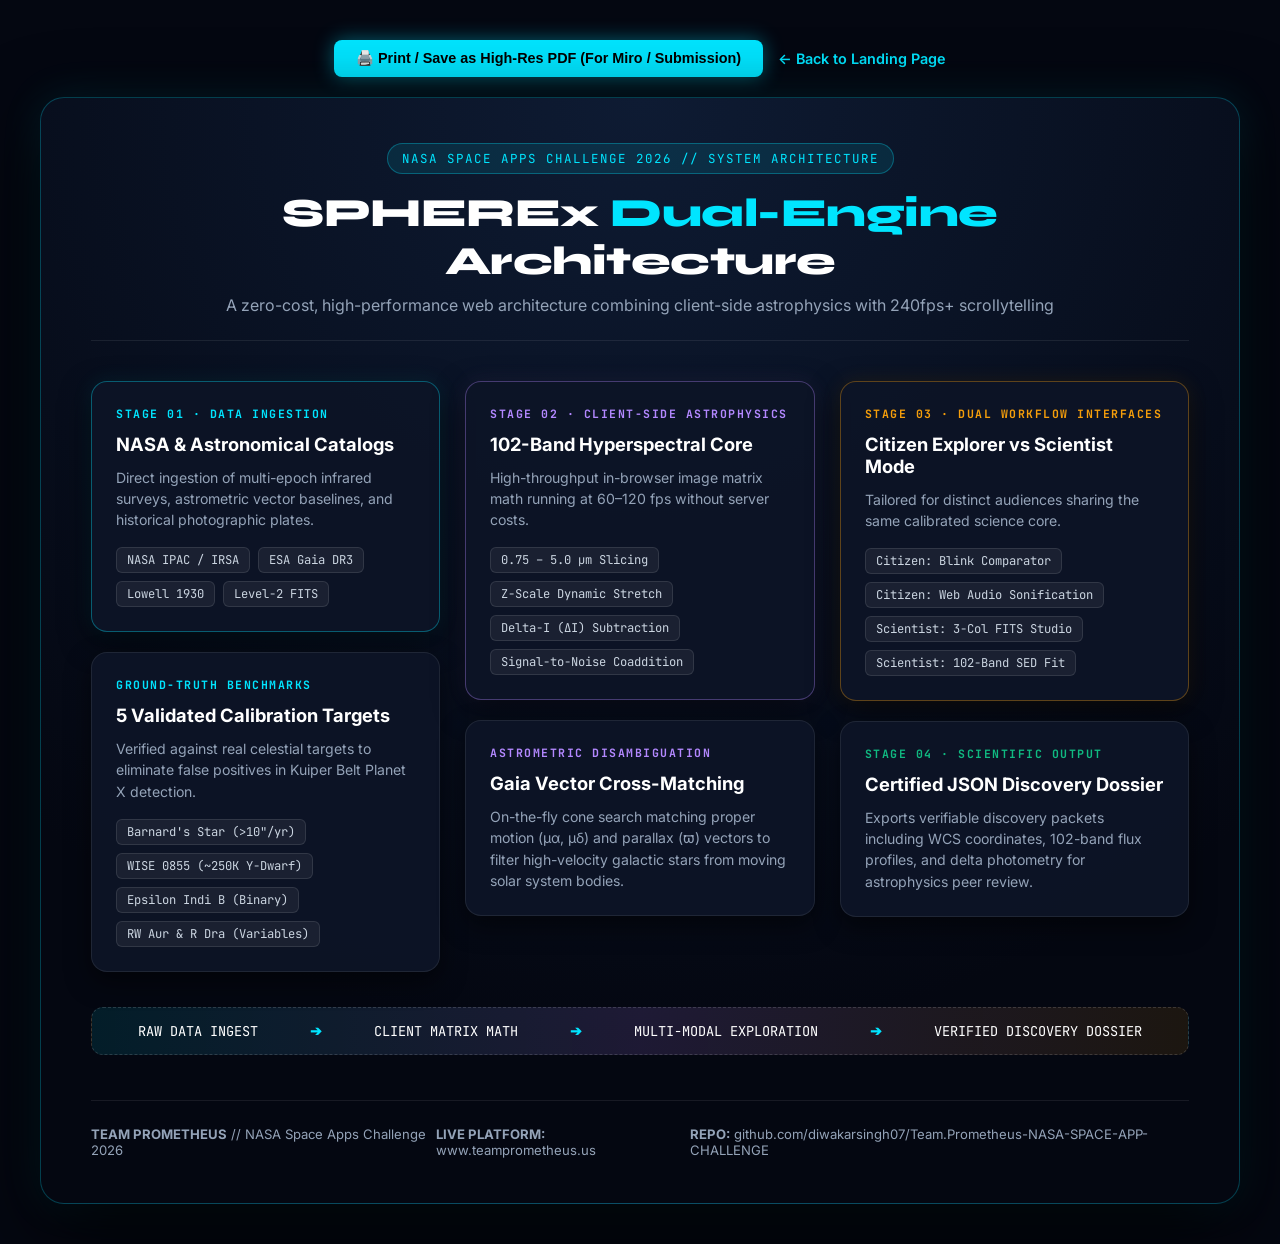
<file: architecture.html>
<!DOCTYPE html>
<html lang="en">
<head>
  <meta charset="UTF-8">
  <meta name="viewport" content="width=device-width, initial-scale=1.0">
  <title>Team Prometheus — NASA Space Apps 2026 Mission Architecture</title>
  <link rel="preconnect" href="https://fonts.googleapis.com">
  <link rel="preconnect" href="https://fonts.gstatic.com" crossorigin>
  <link href="https://fonts.googleapis.com/css2?family=Inter:wght@400;600;700;800&family=JetBrains+Mono:wght@500;700&family=Syne:wght@700;800&display=swap" rel="stylesheet">
  <style>
    :root {
      --bg: #040711;
      --card-bg: rgba(13, 21, 38, 0.95);
      --border: rgba(0, 229, 255, 0.25);
      --accent-cyan: #00e5ff;
      --accent-purple: #b388ff;
      --accent-amber: #f59e0b;
      --accent-emerald: #10b981;
      --text-main: #f8fafc;
      --text-dim: #94a3b8;
    }
    * { box-sizing: border-box; margin: 0; padding: 0; }
    body {
      background: var(--bg);
      color: var(--text-main);
      font-family: 'Inter', sans-serif;
      padding: 40px 20px;
      display: flex;
      flex-direction: column;
      align-items: center;
      min-height: 100vh;
    }
    .poster-container {
      max-width: 1200px;
      width: 100%;
      background: radial-gradient(circle at 50% 0%, #0e1b33 0%, #040711 75%);
      border: 1px solid var(--border);
      border-radius: 24px;
      padding: 45px 50px;
      box-shadow: 0 25px 80px rgba(0,0,0,0.9), 0 0 40px rgba(0,229,255,0.12);
    }
    .poster-header {
      text-align: center;
      margin-bottom: 40px;
      border-bottom: 1px solid rgba(255,255,255,0.08);
      padding-bottom: 25px;
      position: relative;
    }
    .badge-top {
      display: inline-flex;
      align-items: center;
      gap: 8px;
      font-family: 'JetBrains Mono', monospace;
      font-size: 0.78rem;
      letter-spacing: 2px;
      color: var(--accent-cyan);
      background: rgba(0,229,255,0.1);
      border: 1px solid rgba(0,229,255,0.3);
      padding: 6px 14px;
      border-radius: 20px;
      margin-bottom: 15px;
    }
    h1 {
      font-family: 'Syne', sans-serif;
      font-size: 2.5rem;
      font-weight: 800;
      letter-spacing: -0.5px;
      color: #ffffff;
      margin-bottom: 10px;
    }
    h1 span {
      color: var(--accent-cyan);
    }
    .subhead {
      font-size: 1rem;
      color: var(--text-dim);
    }
    
    /* Flowchart Grid */
    .flow-grid {
      display: grid;
      grid-template-columns: 1fr 1fr 1fr;
      gap: 25px;
      position: relative;
    }
    .flow-col {
      display: flex;
      flex-direction: column;
      gap: 20px;
    }
    .flow-card {
      background: var(--card-bg);
      border: 1px solid rgba(255,255,255,0.08);
      border-radius: 16px;
      padding: 24px;
      display: flex;
      flex-direction: column;
      gap: 12px;
      position: relative;
      box-shadow: 0 10px 25px rgba(0,0,0,0.5);
    }
    .flow-card.highlight-cyan {
      border-color: rgba(0,229,255,0.35);
      box-shadow: 0 10px 30px rgba(0,0,0,0.6), 0 0 20px rgba(0,229,255,0.1);
    }
    .flow-card.highlight-purple {
      border-color: rgba(179,136,255,0.35);
      box-shadow: 0 10px 30px rgba(0,0,0,0.6), 0 0 20px rgba(179,136,255,0.1);
    }
    .flow-card.highlight-amber {
      border-color: rgba(245,158,11,0.35);
      box-shadow: 0 10px 30px rgba(0,0,0,0.6), 0 0 20px rgba(245,158,11,0.1);
    }
    
    .card-label {
      font-family: 'JetBrains Mono', monospace;
      font-size: 0.72rem;
      letter-spacing: 1.5px;
      font-weight: 700;
      text-transform: uppercase;
    }
    .col-cyan { color: var(--accent-cyan); }
    .col-purple { color: var(--accent-purple); }
    .col-amber { color: var(--accent-amber); }
    .col-emerald { color: var(--accent-emerald); }

    .card-title {
      font-size: 1.15rem;
      font-weight: 700;
      color: #fff;
    }
    .card-body {
      font-size: 0.88rem;
      color: var(--text-dim);
      line-height: 1.5;
    }
    .pill-list {
      display: flex;
      flex-wrap: wrap;
      gap: 8px;
      margin-top: 5px;
    }
    .spec-pill {
      background: rgba(255,255,255,0.06);
      border: 1px solid rgba(255,255,255,0.1);
      font-size: 0.76rem;
      padding: 4px 10px;
      border-radius: 6px;
      color: #cbd5e1;
      font-family: 'JetBrains Mono', monospace;
    }

    /* Arrow Connector Banner */
    .pipeline-connector {
      grid-column: 1 / -1;
      background: linear-gradient(90deg, rgba(0,229,255,0.1), rgba(179,136,255,0.15), rgba(245,158,11,0.1));
      border: 1px dashed rgba(255,255,255,0.15);
      border-radius: 12px;
      padding: 14px 20px;
      display: flex;
      align-items: center;
      justify-content: space-around;
      font-family: 'JetBrains Mono', monospace;
      font-size: 0.85rem;
      color: #fff;
      margin: 10px 0;
    }
    .arrow-icon { color: var(--accent-cyan); font-weight: 800; }

    /* Footer & Actions */
    .poster-footer {
      margin-top: 35px;
      border-top: 1px solid rgba(255,255,255,0.08);
      padding-top: 25px;
      display: flex;
      justify-content: space-between;
      align-items: center;
      font-size: 0.82rem;
      color: var(--text-dim);
    }
    .print-bar {
      margin-bottom: 20px;
      display: flex;
      gap: 15px;
    }
    .action-btn {
      background: var(--accent-cyan);
      color: #000;
      border: none;
      padding: 10px 22px;
      border-radius: 8px;
      font-weight: 700;
      font-size: 0.9rem;
      cursor: pointer;
      display: inline-flex;
      align-items: center;
      gap: 8px;
      box-shadow: 0 0 20px rgba(0,229,255,0.4);
      transition: all 0.2s;
    }
    .action-btn:hover {
      background: #38bdf8;
      transform: translateY(-2px);
    }
    @media print {
      body { padding: 0; background: #000; }
      .print-bar { display: none; }
      .poster-container { border: none; box-shadow: none; max-width: 100%; }
    }
  </style>
</head>
<body>

  <div class="print-bar">
    <button class="action-btn" onclick="window.print()">🖨️ Print / Save as High-Res PDF (For Miro / Submission)</button>
    <a href="index.html" style="color:var(--accent-cyan); text-decoration:none; display:flex; align-items:center; font-size:0.9rem; font-weight:600;">← Back to Landing Page</a>
  </div>

  <div class="poster-container">
    <header class="poster-header">
      <div class="badge-top">NASA SPACE APPS CHALLENGE 2026 // SYSTEM ARCHITECTURE</div>
      <h1>SPHEREx <span>Dual-Engine</span> Architecture</h1>
      <p class="subhead">A zero-cost, high-performance web architecture combining client-side astrophysics with 240fps+ scrollytelling</p>
    </header>

    <div class="flow-grid">
      
      <!-- Column 1: Data Ingest & Ground Truth -->
      <div class="flow-col">
        <div class="flow-card highlight-cyan">
          <span class="card-label col-cyan">STAGE 01 · DATA INGESTION</span>
          <div class="card-title">NASA & Astronomical Catalogs</div>
          <p class="card-body">Direct ingestion of multi-epoch infrared surveys, astrometric vector baselines, and historical photographic plates.</p>
          <div class="pill-list">
            <span class="spec-pill">NASA IPAC / IRSA</span>
            <span class="spec-pill">ESA Gaia DR3</span>
            <span class="spec-pill">Lowell 1930</span>
            <span class="spec-pill">Level-2 FITS</span>
          </div>
        </div>

        <div class="flow-card">
          <span class="card-label col-cyan">GROUND-TRUTH BENCHMARKS</span>
          <div class="card-title">5 Validated Calibration Targets</div>
          <p class="card-body">Verified against real celestial targets to eliminate false positives in Kuiper Belt Planet X detection.</p>
          <div class="pill-list">
            <span class="spec-pill">Barnard's Star (>10"/yr)</span>
            <span class="spec-pill">WISE 0855 (~250K Y-Dwarf)</span>
            <span class="spec-pill">Epsilon Indi B (Binary)</span>
            <span class="spec-pill">RW Aur & R Dra (Variables)</span>
          </div>
        </div>
      </div>

      <!-- Column 2: Core Processing Pipeline -->
      <div class="flow-col">
        <div class="flow-card highlight-purple">
          <span class="card-label col-purple">STAGE 02 · CLIENT-SIDE ASTROPHYSICS</span>
          <div class="card-title">102-Band Hyperspectral Core</div>
          <p class="card-body">High-throughput in-browser image matrix math running at 60–120 fps without server costs.</p>
          <div class="pill-list">
            <span class="spec-pill">0.75 – 5.0 µm Slicing</span>
            <span class="spec-pill">Z-Scale Dynamic Stretch</span>
            <span class="spec-pill">Delta-I (ΔI) Subtraction</span>
            <span class="spec-pill">Signal-to-Noise Coaddition</span>
          </div>
        </div>

        <div class="flow-card">
          <span class="card-label col-purple">ASTROMETRIC DISAMBIGUATION</span>
          <div class="card-title">Gaia Vector Cross-Matching</div>
          <p class="card-body">On-the-fly cone search matching proper motion (&mu;&alpha;, &mu;&delta;) and parallax (&varpi;) vectors to filter high-velocity galactic stars from moving solar system bodies.</p>
        </div>
      </div>

      <!-- Column 3: Dual Interfaces & Verified Output -->
      <div class="flow-col">
        <div class="flow-card highlight-amber">
          <span class="card-label col-amber">STAGE 03 · DUAL WORKFLOW INTERFACES</span>
          <div class="card-title">Citizen Explorer vs Scientist Mode</div>
          <p class="card-body">Tailored for distinct audiences sharing the same calibrated science core.</p>
          <div class="pill-list">
            <span class="spec-pill">Citizen: Blink Comparator</span>
            <span class="spec-pill">Citizen: Web Audio Sonification</span>
            <span class="spec-pill">Scientist: 3-Col FITS Studio</span>
            <span class="spec-pill">Scientist: 102-Band SED Fit</span>
          </div>
        </div>

        <div class="flow-card">
          <span class="card-label col-emerald">STAGE 04 · SCIENTIFIC OUTPUT</span>
          <div class="card-title">Certified JSON Discovery Dossier</div>
          <p class="card-body">Exports verifiable discovery packets including WCS coordinates, 102-band flux profiles, and delta photometry for astrophysics peer review.</p>
        </div>
      </div>

      <!-- Connecting Pipeline Ribbon -->
      <div class="pipeline-connector">
        <span>RAW DATA INGEST</span> <span class="arrow-icon">➔</span>
        <span>CLIENT MATRIX MATH</span> <span class="arrow-icon">➔</span>
        <span>MULTI-MODAL EXPLORATION</span> <span class="arrow-icon">➔</span>
        <span>VERIFIED DISCOVERY DOSSIER</span>
      </div>

    </div>

    <footer class="poster-footer">
      <div><strong>TEAM PROMETHEUS</strong> // NASA Space Apps Challenge 2026</div>
      <div><strong>LIVE PLATFORM:</strong> www.teamprometheus.us</div>
      <div><strong>REPO:</strong> github.com/diwakarsingh07/Team.Prometheus-NASA-SPACE-APP-CHALLENGE</div>
    </footer>
  </div>

</body>
</html>
</file>
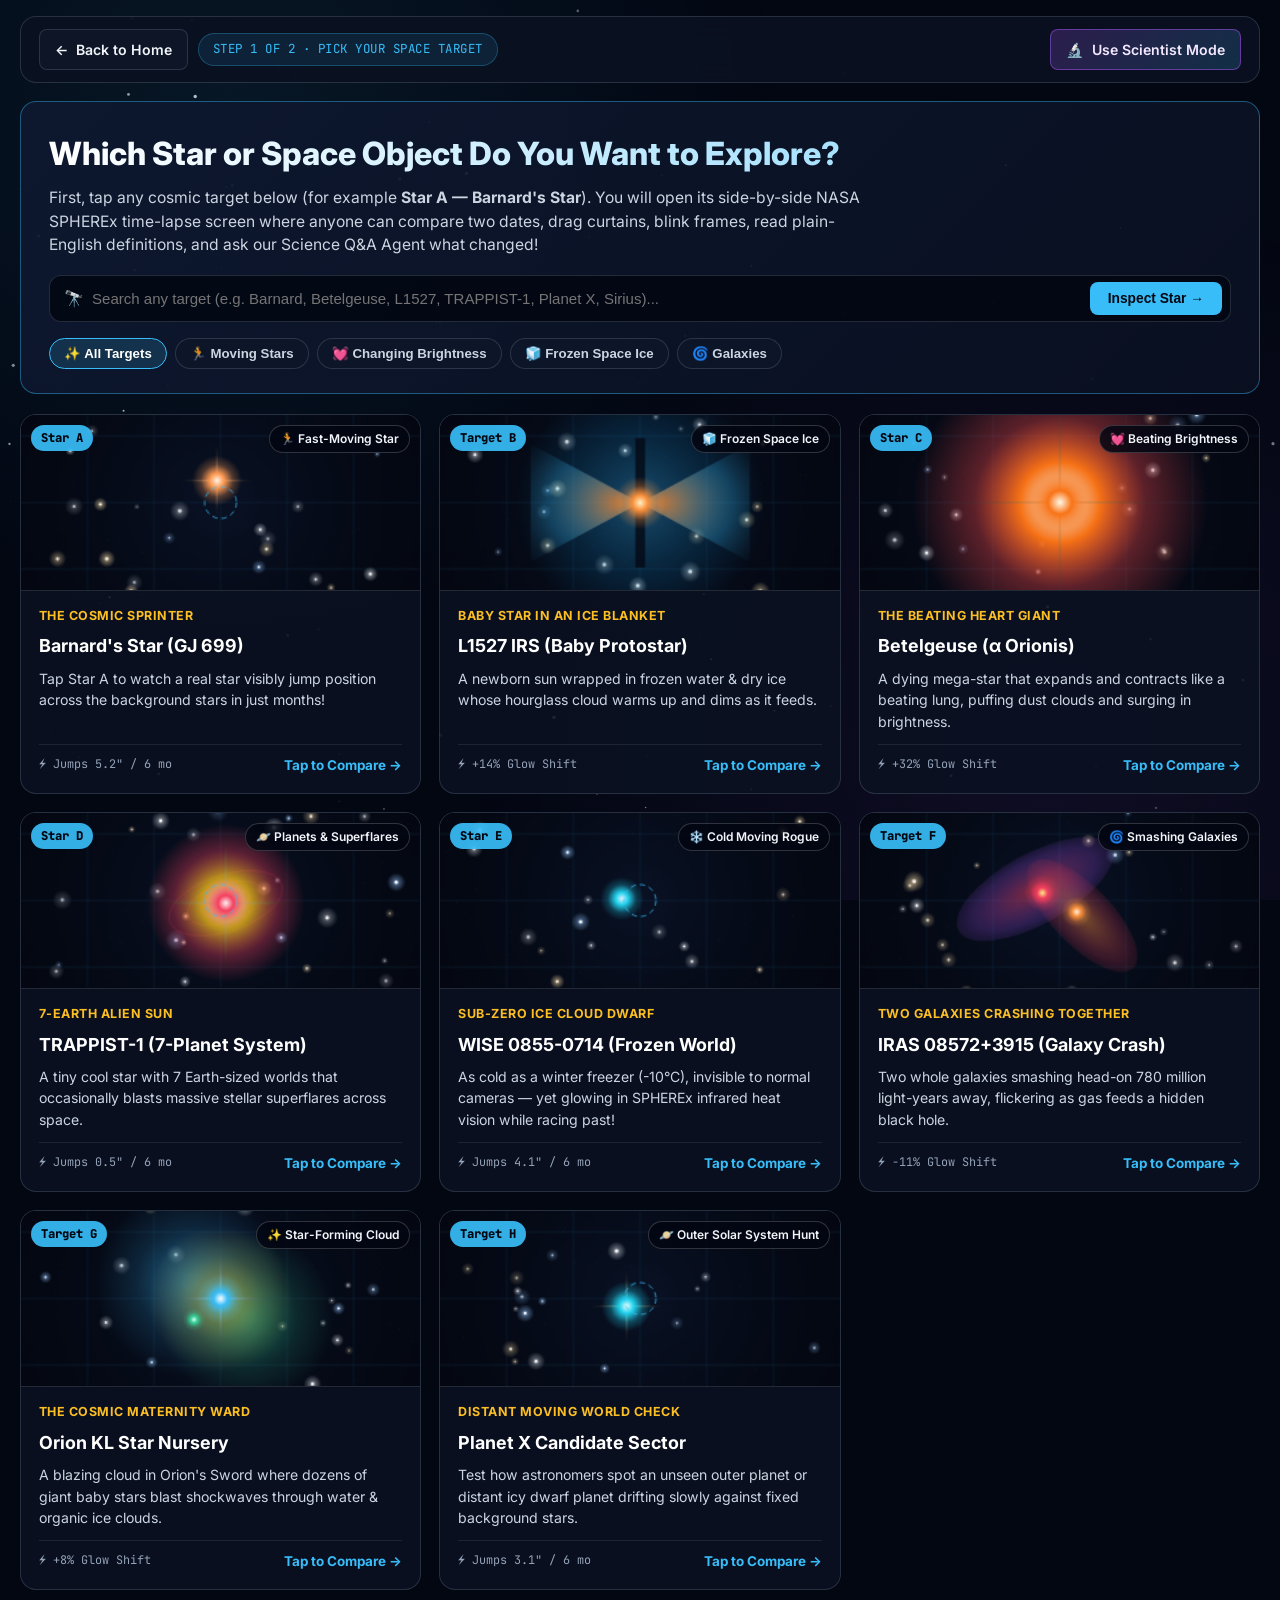
<file: comare.html>
<!DOCTYPE html>
<html lang="en">
<head>
  <meta charset="UTF-8">
  <meta name="viewport" content="width=device-width, initial-scale=1.0">
  <title>PROMETHEUS • Citizen Explorer — Target Picker & Sky Comparison Studio</title>
  <link rel="stylesheet" href="compare.css">
  <link rel="preconnect" href="https://fonts.googleapis.com">
  <link rel="preconnect" href="https://fonts.gstatic.com" crossorigin>
  <link href="https://fonts.googleapis.com/css2?family=Inter:wght@400;500;600;700;800&family=JetBrains+Mono:wght@400;500;600;700&display=swap" rel="stylesheet">
</head>
<body>

  <canvas id="starfield-canvas"></canvas>
  <div class="cosmic-glow"></div>

  <div class="app-shell">

    <!-- ======================================================================
         STEP 1 VIEW: PICK A TARGET FIRST ("Select Star A to see differences over time")
         ====================================================================== -->
    <section id="target-picker-view">
      <header class="top-nav-bar">
        <div class="nav-left-group">
          <a href="index.html" class="nav-btn" title="Back to Landing Page">
            <span>←</span> Back to Home
          </a>
          <span class="step-indicator-pill">STEP 1 OF 2 · PICK YOUR SPACE TARGET</span>
        </div>

        <div class="nav-right-group">
          <a href="scientist.html" class="nav-btn nav-btn-scientist" title="Switch to Full Astrophysics Scientist Console">
            <span>🔬</span> Use Scientist Mode
          </a>
        </div>
      </header>

      <div class="picker-hero">
        <h1>Which Star or Space Object Do You Want to Explore?</h1>
        <p>
          First, tap any cosmic target below (for example <strong>Star A — Barnard's Star</strong>).
          You will open its side-by-side NASA SPHEREx time-lapse screen where anyone can compare two dates,
          drag curtains, blink frames, read plain-English definitions, and ask our Science Q&amp;A Agent what changed!
        </p>

        <div class="picker-search-row">
          <div class="picker-search-box">
            <span>🔭</span>
            <input type="text" id="picker-search-input" placeholder="Search any target (e.g. Barnard, Betelgeuse, L1527, TRAPPIST-1, Planet X, Sirius)...">
            <button class="picker-search-btn" onclick="handleCustomTargetSearch()">Inspect Star →</button>
          </div>
        </div>

        <div class="category-filter-row" id="category-filter-row">
          <button class="cat-filter-btn active" data-cat="all" onclick="filterTargetGallery('all')">✨ All Targets</button>
          <button class="cat-filter-btn" data-cat="moving" onclick="filterTargetGallery('moving')">🏃 Moving Stars</button>
          <button class="cat-filter-btn" data-cat="brightness" onclick="filterTargetGallery('brightness')">💓 Changing Brightness</button>
          <button class="cat-filter-btn" data-cat="ice" onclick="filterTargetGallery('ice')">🧊 Frozen Space Ice</button>
          <button class="cat-filter-btn" data-cat="galaxy" onclick="filterTargetGallery('galaxy')">🌀 Galaxies</button>
        </div>
      </div>

      <div class="target-cards-grid" id="target-cards-grid">
        <!-- Populated dynamically from CitizenEngine -->
      </div>
    </section>

    <!-- ======================================================================
         STEP 2 VIEW: WIREFRAME COMPARISON STUDIO
         ====================================================================== -->
    <section id="compare-studio-view" class="hidden-view">

      <!-- Top Wireframe Header: [Back to Home + Change Star] ... [Use Scientist Mode] -->
      <header class="top-nav-bar">
        <div class="nav-left-group">
          <a href="index.html" class="nav-btn" title="Back to Home / Landing Page">
            <span>←</span> Back to Home
          </a>
          <button type="button" class="nav-btn nav-btn-change" onclick="backToTargetPicker()" title="Choose a different star or galaxy">
            <span>🔭</span> Change Star
          </button>
          <div class="active-target-pill">
            <span class="active-target-code" id="header-target-code">Star A</span>
            <span id="header-target-name">Barnard's Star (GJ 699)</span>
          </div>
        </div>

        <div class="nav-right-group">
          <a id="scientist-mode-link" href="scientist.html" class="nav-btn nav-btn-scientist" title="Switch to Full Astrophysics Scientist Console">
            <span>🔬</span> Use Scientist Mode
          </a>
        </div>
      </header>

      <!-- 3-Column Wireframe Workspace:
           Left = Define Scientific Terms Used
           Center = Date Choosing + Image 1 | Image 2 + Details About Img 1 & Img 2
           Right = Different Basic Comparison Modes -->
      <div class="wireframe-workspace-grid">

        <!-- LEFT SIDEBAR: Scientific Terms Used -->
        <aside class="side-panel" id="terms-sidebar">
          <div class="side-panel-header">
            <div class="side-panel-title">📖 Scientific Terms Used</div>
            <div class="side-panel-sub">Simple plain-English definitions for words shown here</div>
          </div>

          <div class="terms-filter-tabs">
            <button type="button" class="term-tab-btn active" id="tab-terms-star" onclick="setTermsScope('star')">For This Star</button>
            <button type="button" class="term-tab-btn" id="tab-terms-all" onclick="setTermsScope('all')">All Terms</button>
          </div>

          <div class="terms-list-scroll" id="terms-list-container">
            <!-- Populated dynamically -->
          </div>
        </aside>

        <!-- CENTER STAGE: Date Choosing + Dual Rounded Images + Details Cards -->
        <main class="center-compare-stage" id="center-compare-stage">

          <!-- DATE CHOOSING ROW (Directly above Image 1 and Image 2) -->
          <div class="date-chooser-bar">
            <div class="date-picker-unit epoch-a">
              <span class="date-unit-label">📅 Date <strong>Image 1</strong></span>
              <select id="epoch-a-select" class="date-select" onchange="onDatesChanged()"></select>
            </div>

            <div class="date-middle-controls">
              <button type="button" class="swap-dates-btn" onclick="swapDates()" title="Swap Image 1 and Image 2 dates">⇄ Swap</button>
              <span class="delta-days-pill" id="dates-gap-pill">+183 Days Apart</span>
            </div>

            <div class="date-picker-unit epoch-b">
              <span class="date-unit-label">📅 Date <strong>Image 2</strong></span>
              <select id="epoch-b-select" class="date-select" onchange="onDatesChanged()"></select>
            </div>
          </div>

          <!-- IMAGE COMPARISON STAGE -->
          <div class="visual-stage-frame">

            <!-- Mode 1: SIDE BY SIDE (Default matching wireframe with bold divider bar) -->
            <div class="side-by-side-wrap" id="stage-side-by-side">
              <div class="image-pane">
                <div class="rounded-sky-box">
                  <canvas id="canvas-img-a" width="420" height="420"></canvas>
                  <div class="sky-tag-top-left" id="badge-img-a">IMAGE 1 · Apr 15, 2025</div>
                  <div class="sky-tag-bottom-right" id="flux-tag-a">1450 mJy</div>
                </div>
              </div>

              <div class="center-divider-bar" title="Before / After Divider"></div>

              <div class="image-pane">
                <div class="rounded-sky-box">
                  <canvas id="canvas-img-b" width="420" height="420"></canvas>
                  <div class="sky-tag-top-left epoch-b" id="badge-img-b">IMAGE 2 · Oct 15, 2025</div>
                  <div class="sky-tag-bottom-right" id="delta-tag-b">+5.18" Moved</div>
                </div>
              </div>
            </div>

            <!-- Mode 2: CURTAIN MODE (Interactive split drag slider) -->
            <div class="interactive-single-stage hidden-view" id="stage-curtain">
              <div class="single-stage-banner">
                <span>◀ Drag the curtain handle left or right to compare <strong>Image 1</strong> vs <strong>Image 2</strong></span>
                <span id="curtain-pct-label" style="font-family:var(--font-mono);color:var(--accent-cyan);">Split: 50%</span>
              </div>
              <div class="curtain-box" id="curtain-box">
                <canvas id="curtain-canvas-b" class="curtain-canvas-bottom" width="420" height="420"></canvas>
                <div class="curtain-top-clip" id="curtain-top-clip">
                  <canvas id="curtain-canvas-a" width="420" height="420"></canvas>
                </div>
                <div class="curtain-knob" id="curtain-knob">⇄</div>
                <div class="sky-tag-top-left" id="curtain-lbl-a">Apr 15, 2025</div>
                <div class="sky-tag-top-left epoch-b" style="left:auto;right:10px;" id="curtain-lbl-b">Oct 15, 2025</div>
              </div>
            </div>

            <!-- Mode 3..6: SINGLE INTERACTIVE CANVAS (Blink / Diff Glow / Ghost Overlay / Time-Lapse Morph) -->
            <div class="interactive-single-stage hidden-view" id="stage-single-canvas">
              <div class="single-stage-banner">
                <span id="single-mode-banner-text">⚡ Blinking between Image 1 and Image 2</span>
                <span id="single-mode-live-tag" style="font-family:var(--font-mono);color:var(--accent-amber);font-weight:700;">SHOWING: IMAGE 1</span>
              </div>
              <canvas id="canvas-single-interactive" class="single-rounded-canvas" width="420" height="420"></canvas>
            </div>

          </div>

          <!-- DETAILS / DIFFERENCE CARDS DIRECTLY BELOW IMAGE 1 & IMAGE 2 -->
          <div class="details-dual-grid">
            <!-- Details About Image 1 -->
            <div class="image-detail-box img-1">
              <div class="detail-box-title">
                <span>🔍 Details About Image 1</span>
                <span id="detail1-date-pill" style="font-family:var(--font-mono);font-size:0.74rem;">Apr 15, 2025</span>
              </div>

              <div class="detail-stat-grid">
                <div class="detail-mini-stat">
                  <div class="mini-stat-lbl">Heat Brightness</div>
                  <div class="mini-stat-val" id="d1-flux">1450 mJy</div>
                </div>
                <div class="detail-mini-stat">
                  <div class="mini-stat-lbl">Temperature</div>
                  <div class="mini-stat-val" id="d1-temp">3130 K</div>
                </div>
                <div class="detail-mini-stat">
                  <div class="mini-stat-lbl">Brightness Level</div>
                  <div class="mini-stat-val" id="d1-level">Strong Glow</div>
                </div>
                <div class="detail-mini-stat">
                  <div class="mini-stat-lbl">Sky Position</div>
                  <div class="mini-stat-val" id="d1-coords">17h 57m</div>
                </div>
              </div>

              <div class="detail-plain-summary" id="d1-summary">
                Loading observation details for Image 1...
              </div>
            </div>

            <!-- Difference & Details About Image 2 -->
            <div class="image-detail-box img-2">
              <div class="detail-box-title">
                <span>✨ Difference &amp; Details About Image 2</span>
                <span id="detail2-date-pill" style="font-family:var(--font-mono);font-size:0.74rem;">Oct 15, 2025</span>
              </div>

              <div class="delta-chip-row" id="d2-delta-pills">
                <!-- Populated dynamically -->
              </div>

              <div class="detail-stat-grid">
                <div class="detail-mini-stat">
                  <div class="mini-stat-lbl">Heat Brightness</div>
                  <div class="mini-stat-val" id="d2-flux">1464 mJy</div>
                </div>
                <div class="detail-mini-stat">
                  <div class="mini-stat-lbl">Position Shift</div>
                  <div class="mini-stat-val" id="d2-shift">5.18" North</div>
                </div>
              </div>

              <div class="detail-plain-summary" id="d2-summary">
                Loading differences and observation details for Image 2...
              </div>
            </div>
          </div>

        </main>

        <!-- RIGHT SIDEBAR: Basic Comparison Modes (Side-by-Side, Curtain, Blink, Diff, Overlay, Morph) -->
        <aside class="side-panel" id="modes-sidebar">
          <div class="side-panel-header">
            <div class="side-panel-title">🎛️ Comparison Modes</div>
            <div class="side-panel-sub">Choose a simple way to compare both dates</div>
          </div>

          <div class="mode-cards-list">
            <button type="button" class="mode-choice-btn active" data-mode="side" onclick="setCompareMode('side')">
              <div class="mode-choice-top"><span>🪟 Side by Side</span><span>1</span></div>
              <div class="mode-choice-desc">Look at Image 1 and Image 2 calmly next to each other.</div>
            </button>

            <button type="button" class="mode-choice-btn" data-mode="curtain" onclick="setCompareMode('curtain')">
              <div class="mode-choice-top"><span>↔️ Curtain Mode</span><span>2</span></div>
              <div class="mode-choice-desc">Drag a sliding split bar across one photo to spot subtle changes.</div>
            </button>

            <button type="button" class="mode-choice-btn" data-mode="blink" onclick="setCompareMode('blink')">
              <div class="mode-choice-top"><span>⚡ Blink Mode</span><span>3</span></div>
              <div class="mode-choice-desc">Flashes old vs new quickly so moving or pulsing stars pop right out!</div>
            </button>

            <button type="button" class="mode-choice-btn" data-mode="diff" onclick="setCompareMode('diff')">
              <div class="mode-choice-top"><span>🟢 Difference Glow</span><span>4</span></div>
              <div class="mode-choice-desc">Hides unchanged background stars and lights up ONLY what changed.</div>
            </button>

            <button type="button" class="mode-choice-btn" data-mode="ghost" onclick="setCompareMode('ghost')">
              <div class="mode-choice-top"><span>👻 Ghost Overlay</span><span>5</span></div>
              <div class="mode-choice-desc">Stacks Date 1 (blue) + Date 2 (gold) together with a trail arrow.</div>
            </button>

            <button type="button" class="mode-choice-btn" data-mode="morph" onclick="setCompareMode('morph')">
              <div class="mode-choice-top"><span>🎬 Time-Lapse Fade</span><span>6</span></div>
              <div class="mode-choice-desc">Smoothly plays or scrubs how the star changed from Date 1 to Date 2.</div>
            </button>
          </div>

          <!-- Context Controls for the Active Mode -->
          <div class="mode-controls-box" id="active-mode-controls">
            <!-- Dynamically updated -->
          </div>

          <!-- Visual Helper Toggles -->
          <div class="mode-controls-box">
            <label class="helper-toggle-row">
              <input type="checkbox" id="chk-show-overlays" checked onchange="renderStudio()">
              <span>Show target circle &amp; motion arrow</span>
            </label>
            <label class="helper-toggle-row">
              <input type="checkbox" id="chk-show-grid" checked onchange="renderStudio()">
              <span>Show sky coordinate grid lines</span>
            </label>
          </div>

          <div class="mode-tip-card" id="mode-tip-card">
            💡 <strong>Tip:</strong> Compare April 2025 vs October 2026 in <strong>Blink Mode</strong> to spot multi-year changes immediately!
          </div>
        </aside>

      </div>

      <!-- ======================================================================
           BOTTOM WIDE PANEL: SEPARATE SCIENCE INTERPRETER Q&A AGENT
           ====================================================================== -->
      <section class="agent-qa-section" id="science-qa-agent-panel">
        <div class="agent-header-row">
          <div class="agent-title-group">
            <div class="agent-badge">🤖 PROMETHEUS DEDICATED SCIENCE Q&amp;A AGENT (citizen_agent.js)</div>
            <h2>What Changed in Detail &amp; How This Helps Scientists (All Possible Q&amp;A)</h2>
            <p id="agent-subtitle">Independent interpreter analyzing changes between Epoch 1 and Epoch 2 in clear Question &amp; Answer format.</p>
          </div>

          <div class="agent-level-pills">
            <button type="button" class="level-pill-btn active" data-lvl="simple" onclick="setAgentLevel('simple')">🧒 Everyday Plain English</button>
            <button type="button" class="level-pill-btn" data-lvl="kid" onclick="setAgentLevel('kid')">🎒 Super Simple (Age 10)</button>
            <button type="button" class="level-pill-btn" data-lvl="science" onclick="setAgentLevel('science')">🔬 Science Student</button>
          </div>
        </div>

        <!-- Ask Any Custom Question Input -->
        <div class="agent-ask-bar">
          <input type="text" id="agent-question-input" placeholder="Ask the Science Agent anything about this star (e.g. 'Why did it move?', 'How does this help find Planet X?', 'Is there water?')...">
          <button type="button" class="agent-ask-btn" onclick="askAgentFromInput()">Ask Agent →</button>
        </div>

        <div class="agent-quick-chips">
          <button type="button" class="quick-q-chip" onclick="askQuickQuestion('Explain this like I am 10 years old')">🧒 Explain in 10 seconds</button>
          <button type="button" class="quick-q-chip" onclick="askQuickQuestion('Why did it move across the sky?')">🏃 Why did it move?</button>
          <button type="button" class="quick-q-chip" onclick="askQuickQuestion('Why did its brightness change?')">💡 Why did brightness change?</button>
          <button type="button" class="quick-q-chip" onclick="askQuickQuestion('How does this help NASA scientists?')">🔬 How does this help NASA?</button>
          <button type="button" class="quick-q-chip" onclick="askQuickQuestion('How does this help find Planet X?')">🪐 How does this find Planet X?</button>
          <button type="button" class="quick-q-chip" onclick="askQuickQuestion('Is there water or ice here?')">🧊 Any water or ice?</button>
        </div>

        <div class="agent-live-answer hidden-view" id="agent-live-answer"></div>

        <!-- Auto-Generated Full Q&A Breakdown -->
        <div class="qa-cards-grid" id="qa-cards-grid">
          <!-- Populated dynamically by CitizenScienceAgent -->
        </div>
      </section>

    </section>

  </div>

  <!-- Separate Engine & Dedicated Q&A Agent Modules -->
  <script src="citizen_engine.js"></script>
  <script src="citizen_agent.js"></script>

  <script>
    /* ========================================================================
       PROMETHEUS CITIZEN EXPLORER CONTROLLER
       ======================================================================== */
    let activeTargetId = "barnard";
    let activeEpochA = "epoch_1";
    let activeEpochB = "epoch_2";
    let activeMode = "side";
    let termsScope = "star";
    let agentLevel = "simple";
    let activeCategoryFilter = "all";

    let blinkTimer = null;
    let blinkShowingA = true;
    let blinkPlaying = true;
    let blinkHz = 2.0;

    let morphTimer = null;
    let morphPlaying = true;
    let morphProgress = 0.0; // 0 -> 1

    let latestComparison = null;

    // --- Background Starfield ---
    (function initStarfield() {
      const canvas = document.getElementById("starfield-canvas");
      const ctx = canvas.getContext("2d");
      let stars = [];
      function resize() {
        canvas.width = window.innerWidth;
        canvas.height = window.innerHeight;
      }
      window.addEventListener("resize", resize);
      resize();
      for (let i = 0; i < 140; i++) {
        stars.push({
          x: Math.random() * canvas.width,
          y: Math.random() * canvas.height,
          r: Math.random() * 1.4 + 0.3,
          a: Math.random() * 0.65 + 0.2,
          s: Math.random() * 0.002 + 0.0005,
          p: Math.random() * Math.PI * 2
        });
      }
      function frame(t) {
        ctx.clearRect(0, 0, canvas.width, canvas.height);
        for (const s of stars) {
          const alpha = s.a + Math.sin(t * s.s + s.p) * 0.22;
          ctx.fillStyle = `rgba(203, 213, 225, ${Math.max(0.08, Math.min(0.9, alpha))})`;
          ctx.beginPath();
          ctx.arc(s.x, s.y, s.r, 0, Math.PI * 2);
          ctx.fill();
        }
        requestAnimationFrame(frame);
      }
      requestAnimationFrame(frame);
    })();

    // --- Escape HTML cleanly ---
    function esc(str) {
      return String(str)
        .replace(/&/g, "&amp;")
        .replace(/</g, "&lt;")
        .replace(/>/g, "&gt;")
        .replace(/"/g, "&quot;");
    }

    // --- Step 1: Render Target Picker Cards ---
    function renderTargetGallery() {
      const grid = document.getElementById("target-cards-grid");
      const allTargets = CitizenEngine.getAllTargetsList();
      const filtered = activeCategoryFilter === "all"
        ? allTargets
        : allTargets.filter(t => t.categoryTag === activeCategoryFilter);

      grid.innerHTML = "";
      filtered.forEach(t => {
        const card = document.createElement("div");
        card.className = "target-select-card";
        card.onclick = () => selectTargetAndOpenStudio(t.id);

        const e1 = CitizenEngine.computeEpochMetrics(t, "epoch_1");
        const e2 = CitizenEngine.computeEpochMetrics(t, "epoch_2");
        const cmp = CitizenEngine.compareTargetEpochs(t.id, "epoch_1", "epoch_2");
        const quickSignal = cmp.delta.movedSignificantly
          ? `Jumps ${cmp.delta.separationArcsec.toFixed(1)}" / 6 mo`
          : `${cmp.delta.fluxDeltaPct >= 0 ? "+" : ""}${cmp.delta.fluxDeltaPct.toFixed(0)}% Glow Shift`;

        card.innerHTML = `
          <div class="card-preview-top">
            <canvas width="320" height="220"></canvas>
            <span class="card-code-badge">${esc(t.code)}</span>
            <span class="card-cat-badge">${esc(t.categoryLabel)}</span>
          </div>
          <div class="card-body">
            <div class="card-nickname">${esc(t.nickname)}</div>
            <div class="card-title">${esc(t.name)}</div>
            <div class="card-hook">${esc(t.cardHook)}</div>
            <div class="card-footer-meta">
              <span class="card-dist-pill">⚡ ${esc(quickSignal)}</span>
              <span class="card-tap-cta">Tap to Compare →</span>
            </div>
          </div>
        `;

        // Draw live sky preview thumbnail onto card canvas
        const thumbCanvas = card.querySelector("canvas");
        CitizenEngine.renderEpochCanvas(t, e2, {
          canvas: thumbCanvas,
          size: 300,
          showOverlays: false,
          showGrid: true
        });
        // Add subtle movement hint dot for moving stars
        if (cmp.delta.movedSignificantly) {
          const ctx = thumbCanvas.getContext("2d");
          const scale = 300 / 420;
          ctx.strokeStyle = "rgba(56, 189, 248, 0.7)";
          ctx.setLineDash([4, 3]);
          ctx.beginPath();
          ctx.arc(e1.pixelCenter.x * scale, e1.pixelCenter.y * scale, 12, 0, Math.PI * 2);
          ctx.stroke();
          ctx.setLineDash([]);
        }

        grid.appendChild(card);
      });
    }

    function filterTargetGallery(cat) {
      activeCategoryFilter = cat;
      document.querySelectorAll(".cat-filter-btn").forEach(b => {
        b.classList.toggle("active", b.getAttribute("data-cat") === cat);
      });
      renderTargetGallery();
    }

    function handleCustomTargetSearch() {
      const val = document.getElementById("picker-search-input").value.trim();
      if (!val) return;
      selectTargetAndOpenStudio(val);
    }

    document.getElementById("picker-search-input").addEventListener("keydown", e => {
      if (e.key === "Enter") handleCustomTargetSearch();
    });

    // --- Navigation Between Step 1 (Target Picker) and Step 2 (Comparison Studio) ---
    function selectTargetAndOpenStudio(targetId) {
      const target = CitizenEngine.getTarget(targetId);
      activeTargetId = target.id;
      activeEpochA = "epoch_1";
      activeEpochB = target.id === "betelgeuse" ? "epoch_3" : "epoch_2"; // Show Betelgeuse's dramatic contrast by default!

      document.getElementById("epoch-a-select").value = activeEpochA;
      document.getElementById("epoch-b-select").value = activeEpochB;

      document.getElementById("target-picker-view").classList.add("hidden-view");
      document.getElementById("compare-studio-view").classList.remove("hidden-view");
      document.getElementById("agent-live-answer").classList.add("hidden-view");

      // Sync URL param safely
      try {
        const u = new URL(window.location.href);
        u.searchParams.set("target", targetId);
        history.replaceState({}, "", u.toString());
      } catch (_) {}

      renderStudio();
      window.scrollTo({ top: 0, behavior: "smooth" });
    }

    function backToTargetPicker() {
      stopAllAnimations();
      document.getElementById("compare-studio-view").classList.add("hidden-view");
      document.getElementById("target-picker-view").classList.remove("hidden-view");
      try {
        const u = new URL(window.location.href);
        u.searchParams.delete("target");
        history.replaceState({}, "", u.toString());
      } catch (_) {}
      window.scrollTo({ top: 0, behavior: "smooth" });
    }

    // --- Populate Date Choosing Selectors ---
    function initDateSelectors() {
      const selA = document.getElementById("epoch-a-select");
      const selB = document.getElementById("epoch-b-select");
      selA.innerHTML = "";
      selB.innerHTML = "";
      CitizenEngine.EPOCHS.forEach(ep => {
        selA.add(new Option(ep.name, ep.id));
        selB.add(new Option(ep.name, ep.id));
      });
      selA.value = activeEpochA;
      selB.value = activeEpochB;
    }

    function onDatesChanged() {
      activeEpochA = document.getElementById("epoch-a-select").value;
      activeEpochB = document.getElementById("epoch-b-select").value;
      renderStudio();
    }

    function swapDates() {
      const temp = activeEpochA;
      activeEpochA = activeEpochB;
      activeEpochB = temp;
      document.getElementById("epoch-a-select").value = activeEpochA;
      document.getElementById("epoch-b-select").value = activeEpochB;
      renderStudio();
    }

    // --- Left Sidebar: Define Scientific Terms Used ---
    function setTermsScope(scope) {
      termsScope = scope;
      document.getElementById("tab-terms-star").classList.toggle("active", scope === "star");
      document.getElementById("tab-terms-all").classList.toggle("active", scope === "all");
      renderTermsSidebar();
    }

    function renderTermsSidebar() {
      const container = document.getElementById("terms-list-container");
      const target = latestComparison ? latestComparison.target : CitizenEngine.getTarget(activeTargetId);
      const list = termsScope === "star" ? CitizenEngine.getTermsForTarget(target) : CitizenEngine.getAllTerms();
      container.innerHTML = list.map(item => `
        <div class="term-card">
          <div class="term-name">${esc(item.term)}</div>
          <div class="term-nickname">“${esc(item.nickname)}”</div>
          <div class="term-simple">${esc(item.simple)}</div>
          <div class="term-analogy"><strong>Like:</strong> ${esc(item.analogy)}</div>
        </div>
      `).join("");
    }

    // --- Render Full Studio State ---
    function renderStudio() {
      const comp = CitizenEngine.compareTargetEpochs(activeTargetId, activeEpochA, activeEpochB);
      latestComparison = comp;

      const { target, epochA, epochB, delta } = comp;
      const showOverlays = document.getElementById("chk-show-overlays").checked;
      const showGrid = document.getElementById("chk-show-grid").checked;

      // Header Pills
      document.getElementById("header-target-code").textContent = target.code;
      document.getElementById("header-target-name").textContent = target.name;
      document.getElementById("scientist-mode-link").href = `scientist.html?target=${encodeURIComponent(target.id)}`;

      // Date gap pill
      const gapDays = delta.daysApart;
      document.getElementById("dates-gap-pill").textContent =
        gapDays === 0 ? "Same Date!" : `${gapDays > 0 ? "+" : ""}${gapDays} Days Apart`;

      // Left Sidebar Glossary
      renderTermsSidebar();

      // Side-by-side Canvases (Image 1 & Image 2)
      CitizenEngine.renderEpochCanvas(target, epochA, {
        canvas: document.getElementById("canvas-img-a"),
        size: 420,
        showOverlays,
        showGrid
      });
      CitizenEngine.renderEpochCanvas(target, epochB, {
        canvas: document.getElementById("canvas-img-b"),
        size: 420,
        showOverlays,
        showGrid
      });

      document.getElementById("badge-img-a").textContent = `IMAGE 1 · ${epochA.epoch.shortDate}`;
      document.getElementById("flux-tag-a").textContent = `${epochA.fluxMjy.toFixed(0)} mJy`;
      document.getElementById("badge-img-b").textContent = `IMAGE 2 · ${epochB.epoch.shortDate}`;

      const badgeDeltaText = delta.movedSignificantly
        ? `Moved ${delta.separationArcsec.toFixed(2)}" ${delta.compassDir}`
        : `${delta.fluxDeltaPct >= 0 ? "+" : ""}${delta.fluxDeltaPct.toFixed(1)}% Brightness`;
      document.getElementById("delta-tag-b").textContent = badgeDeltaText;

      // Curtain Canvases
      CitizenEngine.renderEpochCanvas(target, epochA, {
        canvas: document.getElementById("curtain-canvas-a"),
        size: 420,
        showOverlays,
        showGrid
      });
      CitizenEngine.renderEpochCanvas(target, epochB, {
        canvas: document.getElementById("curtain-canvas-b"),
        size: 420,
        showOverlays,
        showGrid
      });
      document.getElementById("curtain-lbl-a").textContent = `IMAGE 1 · ${epochA.epoch.shortDate}`;
      document.getElementById("curtain-lbl-b").textContent = `IMAGE 2 · ${epochB.epoch.shortDate}`;

      // Details About Image 1 Card
      document.getElementById("detail1-date-pill").textContent = epochA.epoch.shortDate;
      document.getElementById("d1-flux").textContent = `${epochA.fluxMjy.toFixed(1)} mJy`;
      document.getElementById("d1-temp").textContent = `${epochA.tempK} K`;
      document.getElementById("d1-level").textContent = epochA.brightnessWord;
      document.getElementById("d1-coords").textContent = target.raHms;
      document.getElementById("d1-summary").textContent =
        `${epochA.visualNote} Located ${target.distanceLabel}. Used as the "Before" reference photo.`;

      // Details & Differences About Image 2 Card
      document.getElementById("detail2-date-pill").textContent = epochB.epoch.shortDate;
      document.getElementById("d2-flux").textContent = `${epochB.fluxMjy.toFixed(1)} mJy`;
      document.getElementById("d2-shift").textContent = delta.movedSignificantly
        ? `${delta.separationArcsec.toFixed(2)}" ${delta.compassDir}`
        : `${delta.separationArcsec.toFixed(3)}" (Steady)`;

      const fluxClass = Math.abs(delta.fluxDeltaPct) < 2 ? "" : (delta.fluxDeltaPct > 0 ? "warn" : "neg");
      const shiftClass = delta.movedSignificantly ? "" : "warn";
      document.getElementById("d2-delta-pills").innerHTML = `
        <span class="delta-pill ${shiftClass}">Position: ${delta.movedSignificantly ? `Moved ${delta.separationArcsec.toFixed(2)}"` : "Stationary"}</span>
        <span class="delta-pill ${fluxClass}">Glow: ${delta.fluxDeltaPct >= 0 ? "+" : ""}${delta.fluxDeltaPct.toFixed(1)}%</span>
        <span class="delta-pill">Temp: ${delta.tempDeltaK >= 0 ? "+" : ""}${delta.tempDeltaK.toFixed(1)} K</span>
      `;
      document.getElementById("d2-summary").textContent =
        `${epochB.visualNote} Over ${Math.abs(delta.daysApart)} days vs Image 1: ${
          delta.movedSignificantly
            ? `noticeably jumped ${delta.separationArcsec.toFixed(2)} arcseconds toward ${delta.compassDir}. `
            : `stayed anchored on background stars. `
        }${
          Math.abs(delta.fluxDeltaPct) >= 3
            ? `Brightness shifted by ${delta.fluxDeltaPct >= 0 ? "+" : ""}${delta.fluxDeltaPct.toFixed(1)}% (${delta.fluxDeltaMjy >= 0 ? "brighter" : "dimmer"}).`
            : `Brightness remained nearly steady.`
        }`;

      // Right Panel Tips + Active Visual Mode Render
      renderActiveModeStage();

      // Bottom Panel: Dedicated Science Q&A Agent
      renderAgentQABottomPanel(comp);
    }

    // --- Comparison Mode Switcher & Renderers ---
    function stopAllAnimations() {
      if (blinkTimer) { clearInterval(blinkTimer); blinkTimer = null; }
      if (morphTimer) { clearInterval(morphTimer); morphTimer = null; }
    }

    function setCompareMode(mode) {
      activeMode = mode;
      document.querySelectorAll(".mode-choice-btn").forEach(btn => {
        btn.classList.toggle("active", btn.getAttribute("data-mode") === mode);
      });
      renderActiveModeStage();
    }

    function renderActiveModeStage() {
      stopAllAnimations();
      if (!latestComparison) return;

      const { target, epochA, epochB, delta } = latestComparison;
      const showOverlays = document.getElementById("chk-show-overlays").checked;
      const showGrid = document.getElementById("chk-show-grid").checked;

      const elSide = document.getElementById("stage-side-by-side");
      const elCurtain = document.getElementById("stage-curtain");
      const elSingle = document.getElementById("stage-single-canvas");
      const ctrlBox = document.getElementById("active-mode-controls");
      const tipBox = document.getElementById("mode-tip-card");

      elSide.classList.add("hidden-view");
      elCurtain.classList.add("hidden-view");
      elSingle.classList.add("hidden-view");

      if (activeMode === "side") {
        elSide.classList.remove("hidden-view");
        ctrlBox.innerHTML = `<div style="font-size:0.8rem;color:var(--text-muted);">Viewing both rounded telescope photos side by side with the central divider bar.</div>`;
        tipBox.innerHTML = delta.movedSignificantly
          ? `💡 <strong>What to look for:</strong> Notice how background stars stay in the exact same corners, while <strong>${esc(target.shortName)}</strong> shifted ${delta.separationArcsec.toFixed(2)}"!`
          : `💡 <strong>What to look for:</strong> Compare the bright core size and halo glow between Image 1 and Image 2!`;
      } else if (activeMode === "curtain") {
        elCurtain.classList.remove("hidden-view");
        syncCurtainSizing();
        ctrlBox.innerHTML = `
          <div style="font-size:0.78rem;font-weight:700;color:var(--accent-cyan);">Curtain Quick Jump</div>
          <div style="display:flex;gap:6px;">
            <button type="button" class="term-tab-btn" onclick="setCurtainPct(20)">20%</button>
            <button type="button" class="term-tab-btn" onclick="setCurtainPct(50)">50%</button>
            <button type="button" class="term-tab-btn" onclick="setCurtainPct(80)">80%</button>
          </div>
        `;
        tipBox.innerHTML = `💡 <strong>Tip:</strong> Drag the blue knob straight across the center of <strong>${esc(target.shortName)}</strong> to see position jumps or brightness swells cut cleanly in half!`;
      } else if (activeMode === "blink") {
        elSingle.classList.remove("hidden-view");
        document.getElementById("single-mode-banner-text").textContent = "⚡ Blink Mode: Flashing rapidly between Image 1 & Image 2";
        ctrlBox.innerHTML = `
          <button type="button" class="term-tab-btn active" id="btn-blink-play" onclick="toggleBlinkPlayback()">
            ${blinkPlaying ? "⏸️ Pause Blink" : "▶️ Play Blink"}
          </button>
          <label style="font-size:0.76rem;color:var(--text-muted);">Speed: <strong id="lbl-blink-hz">${blinkHz.toFixed(1)}×/sec</strong></label>
          <input type="range" min="0.5" max="5" step="0.5" value="${blinkHz}" oninput="setBlinkHz(this.value)">
        `;
        tipBox.innerHTML = `💡 <strong>Discovery Secret:</strong> This is how Clyde Tombaugh discovered Pluto in 1930 — anything still is quiet while anything that moved or flared flashes violently!`;
        startBlinkLoop(target, epochA, epochB, showOverlays, showGrid);
      } else if (activeMode === "diff") {
        elSingle.classList.remove("hidden-view");
        document.getElementById("single-mode-banner-text").textContent = "🟢 Difference Glow: Real pixel-by-pixel math (Image 2 minus Image 1)";
        const tag = document.getElementById("single-mode-live-tag");
        tag.textContent = "GREEN = New/Brighter · RED = Old/Dimmer";
        tag.style.color = "var(--accent-emerald)";
        CitizenEngine.renderDifferenceCanvas(target, epochA, epochB, document.getElementById("canvas-single-interactive"), showOverlays);
        ctrlBox.innerHTML = `
          <div style="font-size:0.78rem;color:var(--text-soft);">
            <div><strong style="color:#34d399;">● Green/Cyan:</strong> Appeared or got brighter in Image 2</div>
            <div style="margin-top:4px;"><strong style="color:#fb7185;">● Red/Pink:</strong> Left this spot or got dimmer from Image 1</div>
            <div style="margin-top:4px;color:var(--text-muted);">Black sky = Unchanged!</div>
          </div>
        `;
        tipBox.innerHTML = `💡 <strong>Tip:</strong> All unchanged background stars automatically cancel out to black — only real cosmic changes glow!`;
      } else if (activeMode === "ghost") {
        elSingle.classList.remove("hidden-view");
        document.getElementById("single-mode-banner-text").textContent = "👻 Ghost Overlay: Both dates stacked together with trail circles";
        const tag = document.getElementById("single-mode-live-tag");
        tag.textContent = `BLUE = ${epochA.epoch.shortDate} · GOLD = ${epochB.epoch.shortDate}`;
        tag.style.color = "var(--accent-cyan)";
        CitizenEngine.renderGhostOverlayCanvas(target, epochA, epochB, document.getElementById("canvas-single-interactive"), showOverlays);
        ctrlBox.innerHTML = `<div style="font-size:0.78rem;color:var(--text-soft);">Blue dashed ring shows Image 1 location; Gold ring shows Image 2 location on the exact same sky map.</div>`;
        tipBox.innerHTML = `💡 <strong>Tip:</strong> If Blue and Gold rings sit apart, the object physically traveled across space between dates!`;
      } else if (activeMode === "morph") {
        elSingle.classList.remove("hidden-view");
        document.getElementById("single-mode-banner-text").textContent = "🎬 Time-Lapse Morph: Smoothly animating Date 1 → Date 2";
        ctrlBox.innerHTML = `
          <button type="button" class="term-tab-btn active" id="btn-morph-play" onclick="toggleMorphPlayback()">
            ${morphPlaying ? "⏸️ Pause Movie" : "▶️ Play Movie"}
          </button>
          <label style="font-size:0.76rem;color:var(--text-muted);">Timeline: <strong id="lbl-morph-pct">0%</strong></label>
          <input type="range" id="morph-scrub-slider" min="0" max="100" value="${Math.round(morphProgress * 100)}" oninput="scrubMorph(this.value)">
        `;
        tipBox.innerHTML = `💡 <strong>Tip:</strong> Drag the Timeline slider manually back and forth to scrub time like a YouTube video!`;
        startMorphLoop(target, epochA, epochB, showOverlays, showGrid);
      }
    }

    // --- Blink Mode Engine ---
    function startBlinkLoop(target, epA, epB, showOverlays, showGrid) {
      const canvas = document.getElementById("canvas-single-interactive");
      const tag = document.getElementById("single-mode-live-tag");
      function drawFrame() {
        const current = blinkShowingA ? epA : epB;
        CitizenEngine.renderEpochCanvas(target, current, { canvas, size: 420, showOverlays, showGrid });
        tag.textContent = blinkShowingA
          ? `SHOWING: IMAGE 1 (${epA.epoch.shortDate})`
          : `SHOWING: IMAGE 2 (${epB.epoch.shortDate})`;
        tag.style.color = blinkShowingA ? "var(--accent-cyan)" : "var(--accent-amber)";
      }
      drawFrame();
      if (blinkPlaying) {
        blinkTimer = setInterval(() => {
          blinkShowingA = !blinkShowingA;
          drawFrame();
        }, 1000 / blinkHz);
      }
    }

    function toggleBlinkPlayback() {
      blinkPlaying = !blinkPlaying;
      renderActiveModeStage();
    }

    function setBlinkHz(val) {
      blinkHz = parseFloat(val) || 2.0;
      const lbl = document.getElementById("lbl-blink-hz");
      if (lbl) lbl.textContent = `${blinkHz.toFixed(1)}×/sec`;
      if (activeMode === "blink") renderActiveModeStage();
    }

    // --- Curtain Slider Engine ---
    function syncCurtainSizing() {
      const box = document.getElementById("curtain-box");
      const topCanvas = document.getElementById("curtain-canvas-a");
      if (box && topCanvas) {
        topCanvas.style.width = `${box.clientWidth || 460}px`;
        topCanvas.style.height = `${box.clientHeight || 460}px`;
      }
    }

    function setCurtainPct(pct) {
      const clamped = Math.max(2, Math.min(98, pct));
      document.getElementById("curtain-top-clip").style.width = `${clamped}%`;
      document.getElementById("curtain-knob").style.left = `${clamped}%`;
      document.getElementById("curtain-pct-label").textContent = `Split: ${Math.round(clamped)}%`;
    }

    (function initCurtainDrag() {
      const box = document.getElementById("curtain-box");
      let dragging = false;
      function move(clientX) {
        const rect = box.getBoundingClientRect();
        if (!rect.width) return;
        const pct = ((clientX - rect.left) / rect.width) * 100;
        setCurtainPct(pct);
      }
      box.addEventListener("mousedown", e => { dragging = true; move(e.clientX); });
      window.addEventListener("mouseup", () => { dragging = false; });
      window.addEventListener("mousemove", e => { if (dragging) move(e.clientX); });
      box.addEventListener("touchstart", e => { dragging = true; if (e.touches[0]) move(e.touches[0].clientX); });
      window.addEventListener("touchend", () => { dragging = false; });
      window.addEventListener("touchmove", e => { if (dragging && e.touches[0]) move(e.touches[0].clientX); });
      window.addEventListener("resize", syncCurtainSizing);
    })();

    // --- Time-Lapse Morph Engine ---
    function renderMorphFrame(target, epA, epB, t, showOverlays, showGrid) {
      const canvas = document.getElementById("canvas-single-interactive");
      const lerpCenter = {
        x: epA.pixelCenter.x + (epB.pixelCenter.x - epA.pixelCenter.x) * t,
        y: epA.pixelCenter.y + (epB.pixelCenter.y - epA.pixelCenter.y) * t
      };
      const lerpFlux = epA.fluxScale + (epB.fluxScale - epA.fluxScale) * t;
      const lerpFlare = epA.flare + (epB.flare - epA.flare) * t;

      CitizenEngine.renderEpochCanvas(target, t < 0.5 ? epA : epB, {
        canvas,
        size: 420,
        showOverlays,
        showGrid,
        overrideCenter: lerpCenter,
        overrideFluxScale: lerpFlux,
        overrideFlare: lerpFlare
      });

      const pct = Math.round(t * 100);
      const tag = document.getElementById("single-mode-live-tag");
      tag.textContent = pct < 50
        ? `${epA.epoch.shortDate} → (${pct}%)`
        : `→ ${epB.epoch.shortDate} (${pct}%)`;
      tag.style.color = "var(--accent-emerald)";

      const lbl = document.getElementById("lbl-morph-pct");
      const slider = document.getElementById("morph-scrub-slider");
      if (lbl) lbl.textContent = `${pct}%`;
      if (slider) slider.value = pct;
    }

    function startMorphLoop(target, epA, epB, showOverlays, showGrid) {
      renderMorphFrame(target, epA, epB, morphProgress, showOverlays, showGrid);
      if (!morphPlaying) return;
      let dir = 1;
      morphTimer = setInterval(() => {
        morphProgress += dir * 0.035;
        if (morphProgress >= 1) { morphProgress = 1; dir = -1; }
        if (morphProgress <= 0) { morphProgress = 0; dir = 1; }
        renderMorphFrame(target, epA, epB, morphProgress, showOverlays, showGrid);
      }, 65);
    }

    function toggleMorphPlayback() {
      morphPlaying = !morphPlaying;
      renderActiveModeStage();
    }

    function scrubMorph(val) {
      morphPlaying = false;
      stopAllAnimations();
      morphProgress = parseFloat(val) / 100.0;
      if (latestComparison) {
        renderMorphFrame(
          latestComparison.target,
          latestComparison.epochA,
          latestComparison.epochB,
          morphProgress,
          document.getElementById("chk-show-overlays").checked,
          document.getElementById("chk-show-grid").checked
        );
      }
      const btn = document.getElementById("btn-morph-play");
      if (btn) btn.textContent = "▶️ Play Movie";
    }

    // --- Separate Q&A Agent Integration ---
    function setAgentLevel(lvl) {
      agentLevel = lvl;
      document.querySelectorAll(".level-pill-btn").forEach(b => {
        b.classList.toggle("active", b.getAttribute("data-lvl") === lvl);
      });
      if (latestComparison) renderAgentQABottomPanel(latestComparison);
    }

    function renderAgentQABottomPanel(comp) {
      document.getElementById("agent-subtitle").textContent =
        `Independent Q&A Agent analyzing ${comp.target.shortName}: ${comp.epochA.epoch.shortDate} vs ${comp.epochB.epoch.shortDate}`;

      const qaItems = CitizenScienceAgent.generateAllPossibleQA(comp, agentLevel);
      const grid = document.getElementById("qa-cards-grid");
      grid.innerHTML = qaItems.map(item => `
        <div class="qa-card">
          <div class="qa-card-top">
            <span class="qa-badge">${esc(item.badge)}</span>
            <span class="qa-highlight">${esc(item.highlight)}</span>
          </div>
          <div class="qa-question">Q: ${esc(item.question)}</div>
          <div class="qa-answer">${formatBoldMarkdown(esc(item.answer))}</div>
        </div>
      `).join("");
    }

    function formatBoldMarkdown(text) {
      return text.replace(/\*\*(.*?)\*\*/g, "<strong style='color:#f8fafc;'>$1</strong>");
    }

    function askAgentFromInput() {
      const inp = document.getElementById("agent-question-input");
      const q = inp.value.trim();
      if (!q || !latestComparison) return;
      showLiveAgentReply(q);
    }

    function askQuickQuestion(q) {
      document.getElementById("agent-question-input").value = q;
      if (latestComparison) showLiveAgentReply(q);
    }

    function showLiveAgentReply(q) {
      const box = document.getElementById("agent-live-answer");
      const reply = CitizenScienceAgent.answerUserQuestion(q, latestComparison, agentLevel);
      box.innerHTML = `<div style="font-size:0.76rem;color:var(--accent-emerald);font-family:var(--font-mono);margin-bottom:6px;">🤖 AGENT REPLY TO: “${esc(q)}”</div>` + formatBoldMarkdown(esc(reply));
      box.classList.remove("hidden-view");
    }

    document.getElementById("agent-question-input").addEventListener("keydown", e => {
      if (e.key === "Enter") askAgentFromInput();
    });

    // --- Initial Boot ---
    window.addEventListener("DOMContentLoaded", () => {
      initDateSelectors();
      renderTargetGallery();

      // If URL already explicitly specifies ?target=..., jump directly into comparison for that target;
      // otherwise show the Target Selection Screen FIRST (Step 1) as requested!
      try {
        const params = new URLSearchParams(window.location.search);
        const initialTarget = params.get("target");
        if (initialTarget) {
          selectTargetAndOpenStudio(initialTarget);
        }
      } catch (_) {}
    });
  </script>
</body>
</html>
</file>
<file: compare.css>
/* ============================================================================
   PROMETHEUS CITIZEN MODE — SKY PICKER & WIREFRAME COMPARISON STUDIO CSS
   ============================================================================ */

:root {
  --bg-space: #030712;
  --bg-panel: rgba(11, 18, 34, 0.88);
  --bg-panel-solid: #0b1222;
  --bg-card: rgba(17, 26, 48, 0.78);
  --border-subtle: rgba(148, 163, 184, 0.22);
  --border-strong: rgba(56, 189, 248, 0.42);
  --text-main: #f1f5f9;
  --text-muted: #94a3b8;
  --text-soft: #cbd5e1;
  --accent-cyan: #38bdf8;
  --accent-amber: #fbbf24;
  --accent-emerald: #34d399;
  --accent-rose: #f43f5e;
  --accent-purple: #a855f7;
  --font-sans: 'Inter', -apple-system, BlinkMacSystemFont, sans-serif;
  --font-mono: 'JetBrains Mono', monospace;
  --radius-lg: 16px;
  --radius-md: 12px;
  --radius-sm: 8px;
}

* {
  box-sizing: border-box;
  margin: 0;
  padding: 0;
}

body {
  font-family: var(--font-sans);
  background-color: var(--bg-space);
  color: var(--text-main);
  min-height: 100vh;
  overflow-x: hidden;
  line-height: 1.5;
}

#starfield-canvas {
  position: fixed;
  inset: 0;
  width: 100%;
  height: 100%;
  z-index: 0;
  pointer-events: none;
}

.cosmic-glow {
  position: fixed;
  inset: 0;
  background:
    radial-gradient(circle at 18% 12%, rgba(56, 189, 248, 0.09), transparent 42%),
    radial-gradient(circle at 82% 85%, rgba(168, 85, 247, 0.08), transparent 45%);
  z-index: 0;
  pointer-events: none;
}

.app-shell {
  position: relative;
  z-index: 2;
  max-width: 1620px;
  margin: 0 auto;
  padding: 16px 20px 44px;
}

.hidden-view {
  display: none !important;
}

/* --- Shared Top Navigation Header (Wireframe Top Row) --- */
.top-nav-bar {
  display: flex;
  align-items: center;
  justify-content: space-between;
  gap: 14px;
  padding: 12px 18px;
  background: var(--bg-panel);
  border: 1.5px solid var(--border-subtle);
  border-radius: var(--radius-lg);
  backdrop-filter: blur(14px);
  margin-bottom: 18px;
  flex-wrap: wrap;
}

.nav-left-group {
  display: flex;
  align-items: center;
  gap: 10px;
  flex-wrap: wrap;
}

.nav-btn {
  display: inline-flex;
  align-items: center;
  gap: 8px;
  padding: 9px 15px;
  border-radius: var(--radius-sm);
  border: 1px solid var(--border-subtle);
  background: rgba(15, 23, 42, 0.85);
  color: var(--text-main);
  font-size: 0.88rem;
  font-weight: 600;
  text-decoration: none;
  cursor: pointer;
  transition: all 0.18s ease;
}

.nav-btn:hover {
  border-color: var(--accent-cyan);
  background: rgba(56, 189, 248, 0.12);
  transform: translateY(-1px);
}

.nav-btn-scientist {
  background: linear-gradient(135deg, rgba(168, 85, 247, 0.22), rgba(56, 189, 248, 0.18));
  border-color: rgba(168, 85, 247, 0.5);
  color: #f3e8ff;
}

.nav-btn-scientist:hover {
  border-color: var(--accent-purple);
  background: linear-gradient(135deg, rgba(168, 85, 247, 0.36), rgba(56, 189, 248, 0.28));
}

.nav-btn-change {
  border-color: rgba(251, 191, 36, 0.45);
  background: rgba(251, 191, 36, 0.1);
  color: #fef3c7;
}

.nav-btn-change:hover {
  border-color: var(--accent-amber);
  background: rgba(251, 191, 36, 0.2);
}

.active-target-pill {
  display: inline-flex;
  align-items: center;
  gap: 10px;
  padding: 7px 14px;
  border-radius: 999px;
  background: rgba(56, 189, 248, 0.12);
  border: 1px solid rgba(56, 189, 248, 0.35);
  font-size: 0.88rem;
  font-weight: 600;
}

.active-target-code {
  font-family: var(--font-mono);
  font-size: 0.76rem;
  padding: 2px 8px;
  border-radius: 999px;
  background: var(--accent-cyan);
  color: #030712;
  font-weight: 700;
}

.step-indicator-pill {
  font-family: var(--font-mono);
  font-size: 0.78rem;
  color: var(--accent-cyan);
  background: rgba(56, 189, 248, 0.1);
  border: 1px solid rgba(56, 189, 248, 0.28);
  padding: 6px 14px;
  border-radius: 999px;
  letter-spacing: 0.04em;
}

/* ============================================================================
   STEP 1: TARGET PICKER VIEW ("Choose Star A Before Comparing")
   ============================================================================ */
.picker-hero {
  background: linear-gradient(135deg, rgba(14, 24, 48, 0.92), rgba(10, 17, 34, 0.92));
  border: 1.5px solid var(--border-strong);
  border-radius: var(--radius-lg);
  padding: 28px 28px 24px;
  margin-bottom: 20px;
}

.picker-hero h1 {
  font-size: clamp(1.5rem, 2.5vw, 2.15rem);
  font-weight: 800;
  margin-bottom: 8px;
  background: linear-gradient(90deg, #ffffff, #7dd3fc);
  -webkit-background-clip: text;
  -webkit-text-fill-color: transparent;
}

.picker-hero p {
  color: var(--text-soft);
  max-width: 820px;
  font-size: 0.98rem;
  margin-bottom: 18px;
}

.picker-search-row {
  display: flex;
  gap: 12px;
  flex-wrap: wrap;
  align-items: center;
  margin-bottom: 16px;
}

.picker-search-box {
  flex: 1;
  min-width: 260px;
  display: flex;
  gap: 8px;
  background: rgba(3, 7, 18, 0.85);
  border: 1px solid var(--border-subtle);
  border-radius: var(--radius-md);
  padding: 6px 8px 6px 14px;
  align-items: center;
}

.picker-search-box input {
  flex: 1;
  background: transparent;
  border: none;
  outline: none;
  color: var(--text-main);
  font-size: 0.94rem;
}

.picker-search-btn {
  padding: 9px 18px;
  border-radius: var(--radius-sm);
  border: none;
  background: var(--accent-cyan);
  color: #030712;
  font-weight: 700;
  cursor: pointer;
  font-size: 0.86rem;
}

.picker-search-btn:hover {
  background: #7dd3fc;
}

.category-filter-row {
  display: flex;
  gap: 8px;
  flex-wrap: wrap;
}

.cat-filter-btn {
  padding: 7px 14px;
  border-radius: 999px;
  border: 1px solid var(--border-subtle);
  background: rgba(15, 23, 42, 0.72);
  color: var(--text-soft);
  font-size: 0.83rem;
  font-weight: 600;
  cursor: pointer;
  transition: all 0.16s ease;
}

.cat-filter-btn.active,
.cat-filter-btn:hover {
  border-color: var(--accent-cyan);
  background: rgba(56, 189, 248, 0.16);
  color: #ffffff;
}

.target-cards-grid {
  display: grid;
  grid-template-columns: repeat(auto-fill, minmax(310px, 1fr));
  gap: 18px;
}

.target-select-card {
  display: flex;
  flex-direction: column;
  background: var(--bg-panel);
  border: 1.5px solid var(--border-subtle);
  border-radius: var(--radius-lg);
  overflow: hidden;
  cursor: pointer;
  transition: transform 0.2s ease, border-color 0.2s ease, box-shadow 0.2s ease;
}

.target-select-card:hover {
  transform: translateY(-4px);
  border-color: var(--accent-cyan);
  box-shadow: 0 12px 32px rgba(56, 189, 248, 0.18);
}

.card-preview-top {
  position: relative;
  height: 176px;
  background: #040711;
  border-bottom: 1px solid var(--border-subtle);
  overflow: hidden;
  display: flex;
  align-items: center;
  justify-content: center;
}

.card-preview-top canvas {
  width: 100%;
  height: 100%;
  object-fit: cover;
}

.card-code-badge {
  position: absolute;
  top: 10px;
  left: 10px;
  background: rgba(56, 189, 248, 0.92);
  color: #030712;
  font-family: var(--font-mono);
  font-weight: 800;
  font-size: 0.76rem;
  padding: 4px 10px;
  border-radius: 999px;
}

.card-cat-badge {
  position: absolute;
  top: 10px;
  right: 10px;
  background: rgba(3, 7, 18, 0.85);
  border: 1px solid rgba(255, 255, 255, 0.18);
  color: var(--text-main);
  font-size: 0.75rem;
  font-weight: 600;
  padding: 4px 10px;
  border-radius: 999px;
}

.card-body {
  padding: 16px 18px 18px;
  display: flex;
  flex-direction: column;
  gap: 8px;
  flex: 1;
}

.card-nickname {
  font-size: 0.78rem;
  font-weight: 700;
  text-transform: uppercase;
  letter-spacing: 0.04em;
  color: var(--accent-amber);
}

.card-title {
  font-size: 1.12rem;
  font-weight: 700;
  color: #ffffff;
}

.card-hook {
  font-size: 0.88rem;
  color: var(--text-soft);
  flex: 1;
}

.card-footer-meta {
  display: flex;
  align-items: center;
  justify-content: space-between;
  gap: 8px;
  padding-top: 10px;
  margin-top: 4px;
  border-top: 1px solid rgba(148, 163, 184, 0.14);
}

.card-dist-pill {
  font-family: var(--font-mono);
  font-size: 0.74rem;
  color: var(--text-muted);
}

.card-tap-cta {
  font-size: 0.84rem;
  font-weight: 700;
  color: var(--accent-cyan);
}

/* ============================================================================
   STEP 2: WIREFRAME 3-COLUMN COMPARISON STUDIO + BOTTOM Q&A AGENT
   ============================================================================ */
.wireframe-workspace-grid {
  display: grid;
  grid-template-columns: 270px minmax(0, 1fr) 265px;
  gap: 16px;
  align-items: stretch;
  margin-bottom: 18px;
}

/* Left & Right Sidebars */
.side-panel {
  background: var(--bg-panel);
  border: 1.5px solid var(--border-subtle);
  border-radius: var(--radius-lg);
  padding: 15px;
  display: flex;
  flex-direction: column;
  gap: 12px;
  backdrop-filter: blur(12px);
}

.side-panel-header {
  padding-bottom: 10px;
  border-bottom: 1px solid rgba(148, 163, 184, 0.18);
}

.side-panel-title {
  font-size: 0.92rem;
  font-weight: 800;
  letter-spacing: 0.03em;
  text-transform: uppercase;
  color: var(--accent-cyan);
  display: flex;
  align-items: center;
  gap: 6px;
}

.side-panel-sub {
  font-size: 0.78rem;
  color: var(--text-muted);
  margin-top: 3px;
}

/* Left Panel: Scientific Terms Used */
.terms-filter-tabs {
  display: flex;
  gap: 6px;
}

.term-tab-btn {
  flex: 1;
  padding: 6px 8px;
  border-radius: var(--radius-sm);
  border: 1px solid var(--border-subtle);
  background: rgba(15, 23, 42, 0.6);
  color: var(--text-muted);
  font-size: 0.76rem;
  font-weight: 600;
  cursor: pointer;
}

.term-tab-btn.active {
  border-color: var(--accent-cyan);
  background: rgba(56, 189, 248, 0.15);
  color: #ffffff;
}

.terms-list-scroll {
  display: flex;
  flex-direction: column;
  gap: 10px;
  max-height: 670px;
  overflow-y: auto;
  padding-right: 4px;
}

.term-card {
  background: var(--bg-card);
  border: 1px solid rgba(148, 163, 184, 0.18);
  border-radius: var(--radius-md);
  padding: 11px 12px;
  transition: border-color 0.15s ease;
}

.term-card:hover {
  border-color: var(--accent-cyan);
}

.term-name {
  font-size: 0.86rem;
  font-weight: 700;
  color: #ffffff;
}

.term-nickname {
  font-size: 0.74rem;
  color: var(--accent-amber);
  font-weight: 600;
  margin-bottom: 4px;
}

.term-simple {
  font-size: 0.8rem;
  color: var(--text-soft);
  margin-bottom: 6px;
}

.term-analogy {
  font-size: 0.76rem;
  color: #a5f3fc;
  background: rgba(56, 189, 248, 0.08);
  border-left: 2px solid var(--accent-cyan);
  padding: 5px 8px;
  border-radius: 0 6px 6px 0;
}

/* Center Stage: Date Choosing + Dual Frames + Details Boxes */
.center-compare-stage {
  background: var(--bg-panel);
  border: 1.5px solid var(--border-subtle);
  border-radius: var(--radius-lg);
  padding: 16px;
  display: flex;
  flex-direction: column;
  gap: 14px;
}

/* Date Choosing Bar directly above Image 1 and Image 2 */
.date-chooser-bar {
  display: grid;
  grid-template-columns: 1fr auto 1fr;
  gap: 12px;
  align-items: center;
}

.date-picker-unit {
  background: rgba(15, 23, 42, 0.85);
  border: 1.5px solid rgba(56, 189, 248, 0.32);
  border-radius: var(--radius-md);
  padding: 9px 12px;
  display: flex;
  align-items: center;
  justify-content: space-between;
  gap: 10px;
}

.date-picker-unit.epoch-b {
  border-color: rgba(251, 191, 36, 0.4);
}

.date-unit-label {
  font-size: 0.76rem;
  font-weight: 700;
  text-transform: uppercase;
  letter-spacing: 0.04em;
  color: var(--text-muted);
  white-space: nowrap;
}

.date-unit-label strong {
  color: var(--text-main);
}

.date-select {
  background: #030712;
  color: #ffffff;
  border: 1px solid var(--border-subtle);
  border-radius: var(--radius-sm);
  padding: 6px 10px;
  font-family: var(--font-sans);
  font-size: 0.84rem;
  font-weight: 600;
  cursor: pointer;
  flex: 1;
  min-width: 145px;
}

.date-middle-controls {
  display: flex;
  flex-direction: column;
  align-items: center;
  gap: 4px;
}

.swap-dates-btn {
  border: 1px solid var(--border-subtle);
  background: rgba(30, 41, 59, 0.9);
  color: #ffffff;
  border-radius: 999px;
  padding: 5px 12px;
  font-size: 0.78rem;
  font-weight: 700;
  cursor: pointer;
}

.swap-dates-btn:hover {
  border-color: var(--accent-cyan);
  background: rgba(56, 189, 248, 0.18);
}

.delta-days-pill {
  font-family: var(--font-mono);
  font-size: 0.7rem;
  color: var(--accent-emerald);
}

/* Visual Image Stage */
.visual-stage-frame {
  border: 2px solid rgba(148, 163, 184, 0.28);
  border-radius: var(--radius-lg);
  background: #02050e;
  overflow: hidden;
}

/* Side-by-Side exact wireframe split with bold dark vertical bar */
.side-by-side-wrap {
  display: grid;
  grid-template-columns: 1fr 10px 1fr;
  align-items: stretch;
}

.center-divider-bar {
  background: #000000;
  border-left: 1px solid rgba(148, 163, 184, 0.18);
  border-right: 1px solid rgba(148, 163, 184, 0.18);
}

.image-pane {
  padding: 12px;
  display: flex;
  flex-direction: column;
  gap: 8px;
  align-items: center;
}

.rounded-sky-box {
  position: relative;
  width: 100%;
  max-width: 400px;
  aspect-ratio: 1 / 1;
  border-radius: 26px;
  border: 2px solid rgba(148, 163, 184, 0.35);
  background: #040711;
  overflow: hidden;
  box-shadow: inset 0 0 24px rgba(0, 0, 0, 0.65);
}

.rounded-sky-box canvas {
  width: 100%;
  height: 100%;
  display: block;
}

.sky-tag-top-left {
  position: absolute;
  top: 10px;
  left: 10px;
  padding: 4px 10px;
  border-radius: 999px;
  font-family: var(--font-mono);
  font-size: 0.72rem;
  font-weight: 700;
  background: rgba(3, 7, 18, 0.84);
  border: 1px solid rgba(56, 189, 248, 0.5);
  color: var(--accent-cyan);
}

.sky-tag-top-left.epoch-b {
  border-color: rgba(251, 191, 36, 0.55);
  color: var(--accent-amber);
}

.sky-tag-bottom-right {
  position: absolute;
  bottom: 10px;
  right: 10px;
  padding: 4px 10px;
  border-radius: 999px;
  font-family: var(--font-mono);
  font-size: 0.72rem;
  font-weight: 700;
  background: rgba(3, 7, 18, 0.86);
  border: 1px solid rgba(52, 211, 153, 0.45);
  color: var(--accent-emerald);
}

/* Interactive Single-Canvas Comparator View (Curtain / Blink / Diff / Ghost / Morph) */
.interactive-single-stage {
  padding: 14px;
  display: flex;
  flex-direction: column;
  align-items: center;
  gap: 10px;
}

.single-stage-banner {
  width: 100%;
  display: flex;
  justify-content: space-between;
  align-items: center;
  gap: 10px;
  flex-wrap: wrap;
  padding: 6px 12px;
  background: rgba(15, 23, 42, 0.75);
  border-radius: var(--radius-sm);
  border: 1px solid rgba(148, 163, 184, 0.22);
  font-size: 0.82rem;
}

.curtain-box {
  position: relative;
  width: 100%;
  max-width: 460px;
  aspect-ratio: 1 / 1;
  border-radius: 26px;
  border: 2px solid var(--accent-cyan);
  overflow: hidden;
  background: #040711;
  user-select: none;
  cursor: ew-resize;
}

.curtain-canvas-bottom {
  position: absolute;
  inset: 0;
  width: 100%;
  height: 100%;
}

.curtain-top-clip {
  position: absolute;
  top: 0;
  left: 0;
  bottom: 0;
  width: 50%;
  overflow: hidden;
  border-right: 3px solid #ffffff;
}

.curtain-top-clip canvas {
  height: 100%;
  width: auto;
  max-width: none;
  display: block;
}

.curtain-knob {
  position: absolute;
  top: 50%;
  left: 50%;
  transform: translate(-50%, -50%);
  width: 38px;
  height: 38px;
  border-radius: 50%;
  background: var(--accent-cyan);
  color: #030712;
  font-weight: 800;
  display: flex;
  align-items: center;
  justify-content: center;
  box-shadow: 0 0 18px rgba(56, 189, 248, 0.7);
  pointer-events: none;
}

.single-rounded-canvas {
  width: 100%;
  max-width: 460px;
  aspect-ratio: 1 / 1;
  border-radius: 26px;
  border: 2px solid rgba(56, 189, 248, 0.45);
  background: #040711;
  display: block;
}

/* Details Boxes Below Image 1 & Image 2 (Exact Wireframe Lower Half of Center Box) */
.details-dual-grid {
  display: grid;
  grid-template-columns: 1fr 1fr;
  gap: 12px;
}

.image-detail-box {
  background: var(--bg-card);
  border: 1.5px solid rgba(148, 163, 184, 0.28);
  border-radius: var(--radius-md);
  padding: 13px 15px;
  display: flex;
  flex-direction: column;
  gap: 8px;
}

.image-detail-box.img-2 {
  border-color: rgba(251, 191, 36, 0.42);
}

.detail-box-title {
  font-size: 0.84rem;
  font-weight: 800;
  text-transform: uppercase;
  letter-spacing: 0.04em;
  color: var(--accent-cyan);
  display: flex;
  justify-content: space-between;
  align-items: center;
  gap: 8px;
}

.image-detail-box.img-2 .detail-box-title {
  color: var(--accent-amber);
}

.detail-stat-grid {
  display: grid;
  grid-template-columns: repeat(2, minmax(0, 1fr));
  gap: 8px;
}

.detail-mini-stat {
  background: rgba(3, 7, 18, 0.72);
  border: 1px solid rgba(148, 163, 184, 0.16);
  border-radius: var(--radius-sm);
  padding: 7px 9px;
}

.mini-stat-lbl {
  font-size: 0.7rem;
  color: var(--text-muted);
}

.mini-stat-val {
  font-family: var(--font-mono);
  font-size: 0.84rem;
  font-weight: 700;
  color: #ffffff;
}

.delta-chip-row {
  display: flex;
  flex-wrap: wrap;
  gap: 6px;
}

.delta-pill {
  font-family: var(--font-mono);
  font-size: 0.74rem;
  font-weight: 700;
  padding: 4px 9px;
  border-radius: 999px;
  background: rgba(52, 211, 153, 0.14);
  border: 1px solid rgba(52, 211, 153, 0.4);
  color: var(--accent-emerald);
}

.delta-pill.warn {
  background: rgba(251, 191, 36, 0.14);
  border-color: rgba(251, 191, 36, 0.45);
  color: var(--accent-amber);
}

.delta-pill.neg {
  background: rgba(244, 63, 94, 0.14);
  border-color: rgba(244, 63, 94, 0.45);
  color: #fda4af;
}

.detail-plain-summary {
  font-size: 0.83rem;
  color: var(--text-soft);
  line-height: 1.48;
}

/* Right Panel: Different Comparison Modes */
.mode-cards-list {
  display: flex;
  flex-direction: column;
  gap: 8px;
}

.mode-choice-btn {
  text-align: left;
  width: 100%;
  background: var(--bg-card);
  border: 1.5px solid rgba(148, 163, 184, 0.2);
  border-radius: var(--radius-md);
  padding: 10px 12px;
  color: var(--text-main);
  cursor: pointer;
  transition: all 0.16s ease;
}

.mode-choice-btn:hover {
  border-color: var(--accent-cyan);
  background: rgba(56, 189, 248, 0.1);
}

.mode-choice-btn.active {
  border-color: var(--accent-cyan);
  background: rgba(56, 189, 248, 0.18);
  box-shadow: 0 0 18px rgba(56, 189, 248, 0.16);
}

.mode-choice-top {
  display: flex;
  align-items: center;
  justify-content: space-between;
  font-size: 0.88rem;
  font-weight: 700;
  margin-bottom: 3px;
}

.mode-choice-desc {
  font-size: 0.77rem;
  color: var(--text-muted);
  line-height: 1.38;
}

.mode-controls-box {
  background: rgba(3, 7, 18, 0.72);
  border: 1px solid rgba(56, 189, 248, 0.28);
  border-radius: var(--radius-md);
  padding: 11px 12px;
  display: flex;
  flex-direction: column;
  gap: 9px;
}

.helper-toggle-row {
  display: flex;
  align-items: center;
  gap: 8px;
  font-size: 0.8rem;
  color: var(--text-soft);
  cursor: pointer;
}

.mode-tip-card {
  background: rgba(251, 191, 36, 0.08);
  border: 1px solid rgba(251, 191, 36, 0.35);
  border-radius: var(--radius-md);
  padding: 10px 12px;
  font-size: 0.79rem;
  color: #fef3c7;
}

/* ============================================================================
   BOTTOM WIDE PANEL: SEPARATE SCIENCE Q&A AGENT
   ============================================================================ */
.agent-qa-section {
  background: linear-gradient(180deg, rgba(13, 21, 42, 0.94), rgba(8, 13, 26, 0.96));
  border: 1.5px solid rgba(56, 189, 248, 0.42);
  border-radius: var(--radius-lg);
  padding: 20px 22px;
  box-shadow: 0 14px 40px rgba(0, 0, 0, 0.35);
}

.agent-header-row {
  display: flex;
  align-items: flex-start;
  justify-content: space-between;
  gap: 14px;
  flex-wrap: wrap;
  margin-bottom: 14px;
  padding-bottom: 12px;
  border-bottom: 1px solid rgba(148, 163, 184, 0.18);
}

.agent-title-group {
  display: flex;
  flex-direction: column;
  gap: 4px;
}

.agent-badge {
  display: inline-flex;
  align-items: center;
  gap: 6px;
  width: fit-content;
  font-family: var(--font-mono);
  font-size: 0.74rem;
  font-weight: 700;
  color: var(--accent-emerald);
  background: rgba(52, 211, 153, 0.12);
  border: 1px solid rgba(52, 211, 153, 0.38);
  padding: 4px 10px;
  border-radius: 999px;
}

.agent-title-group h2 {
  font-size: 1.22rem;
  font-weight: 800;
  color: #ffffff;
}

.agent-title-group p {
  font-size: 0.86rem;
  color: var(--text-muted);
}

.agent-level-pills {
  display: flex;
  gap: 6px;
  flex-wrap: wrap;
}

.level-pill-btn {
  padding: 7px 12px;
  border-radius: 999px;
  border: 1px solid var(--border-subtle);
  background: rgba(15, 23, 42, 0.85);
  color: var(--text-soft);
  font-size: 0.8rem;
  font-weight: 600;
  cursor: pointer;
}

.level-pill-btn.active {
  border-color: var(--accent-emerald);
  background: rgba(52, 211, 153, 0.18);
  color: #ffffff;
}

/* Interactive Ask-the-Agent Input & Reply Box */
.agent-ask-bar {
  display: flex;
  gap: 10px;
  flex-wrap: wrap;
  margin-bottom: 10px;
}

.agent-ask-bar input {
  flex: 1;
  min-width: 240px;
  background: rgba(3, 7, 18, 0.85);
  border: 1px solid var(--border-subtle);
  border-radius: var(--radius-md);
  padding: 11px 14px;
  color: #ffffff;
  font-size: 0.92rem;
  outline: none;
}

.agent-ask-bar input:focus {
  border-color: var(--accent-cyan);
}

.agent-ask-btn {
  padding: 10px 20px;
  border-radius: var(--radius-md);
  border: none;
  background: linear-gradient(135deg, var(--accent-cyan), #0284c7);
  color: #030712;
  font-weight: 800;
  font-size: 0.88rem;
  cursor: pointer;
}

.agent-quick-chips {
  display: flex;
  gap: 8px;
  flex-wrap: wrap;
  margin-bottom: 14px;
}

.quick-q-chip {
  padding: 6px 12px;
  border-radius: 999px;
  border: 1px solid rgba(56, 189, 248, 0.3);
  background: rgba(56, 189, 248, 0.08);
  color: #bae6fd;
  font-size: 0.79rem;
  font-weight: 600;
  cursor: pointer;
}

.quick-q-chip:hover {
  background: rgba(56, 189, 248, 0.2);
  color: #ffffff;
}

.agent-live-answer {
  background: rgba(52, 211, 153, 0.08);
  border: 1px solid rgba(52, 211, 153, 0.38);
  border-radius: var(--radius-md);
  padding: 13px 16px;
  margin-bottom: 16px;
  font-size: 0.9rem;
  color: var(--text-main);
  white-space: pre-line;
}

/* Full All-Possible Q&A Cards Grid */
.qa-cards-grid {
  display: grid;
  grid-template-columns: repeat(auto-fit, minmax(340px, 1fr));
  gap: 12px;
}

.qa-card {
  background: var(--bg-card);
  border: 1px solid rgba(148, 163, 184, 0.2);
  border-radius: var(--radius-md);
  padding: 14px 16px;
  display: flex;
  flex-direction: column;
  gap: 7px;
}

.qa-card-top {
  display: flex;
  justify-content: space-between;
  align-items: center;
  gap: 8px;
}

.qa-badge {
  font-family: var(--font-mono);
  font-size: 0.72rem;
  font-weight: 700;
  color: var(--accent-cyan);
}

.qa-highlight {
  font-size: 0.72rem;
  font-weight: 700;
  padding: 3px 8px;
  border-radius: 999px;
  background: rgba(251, 191, 36, 0.14);
  color: var(--accent-amber);
}

.qa-question {
  font-size: 0.95rem;
  font-weight: 700;
  color: #ffffff;
}

.qa-answer {
  font-size: 0.85rem;
  color: var(--text-soft);
  white-space: pre-line;
  line-height: 1.5;
}

/* ============================================================================
   RESPONSIVE BREAKPOINTS
   ============================================================================ */
@media (max-width: 1180px) {
  .wireframe-workspace-grid {
    grid-template-columns: 1fr;
  }

  .terms-list-scroll {
    max-height: none;
    display: grid;
    grid-template-columns: repeat(auto-fill, minmax(240px, 1fr));
  }

  .mode-cards-list {
    display: grid;
    grid-template-columns: repeat(auto-fill, minmax(210px, 1fr));
  }
}

@media (max-width: 760px) {
  .date-chooser-bar {
    grid-template-columns: 1fr;
  }

  .side-by-side-wrap {
    grid-template-columns: 1fr;
  }

  .center-divider-bar {
    height: 8px;
    width: 100%;
  }

  .details-dual-grid {
    grid-template-columns: 1fr;
  }

  .qa-cards-grid {
    grid-template-columns: 1fr;
  }
}

/* ── MOBILE VIEWPORT & TOUCH OPTIMIZATION (DESKTOP PARITY PRESERVED) ── */
@media (max-width: 768px) {
  .wireframe-workspace-grid {
    display: flex;
    flex-direction: column;
  }
  #center-compare-stage {
    order: 1;
  }
  #modes-sidebar {
    order: 2;
  }
  #terms-sidebar {
    order: 3;
  }
  .top-nav-bar {
    flex-direction: column;
    align-items: stretch;
    gap: 8px;
    padding: 10px 12px;
  }
  .nav-left-group {
    justify-content: space-between;
    width: 100%;
  }
  .nav-btn-scientist {
    justify-content: center;
    width: 100%;
  }
  .category-filters {
    display: flex;
    flex-wrap: wrap;
    gap: 6px;
  }
  .search-box {
    max-width: 100%;
    width: 100%;
  }
}

@media (max-width: 480px) {
  .target-cards-grid {
    grid-template-columns: 1fr;
  }
  .picker-hero {
    padding: 18px 14px;
  }
  .picker-search-box {
    min-width: 100%;
  }
}

/* ── TOP RIGHT GROUP ──────────────────────────────────────── */
.nav-right-group {
  display: flex;
  align-items: center;
  gap: 10px;
}
</file>
